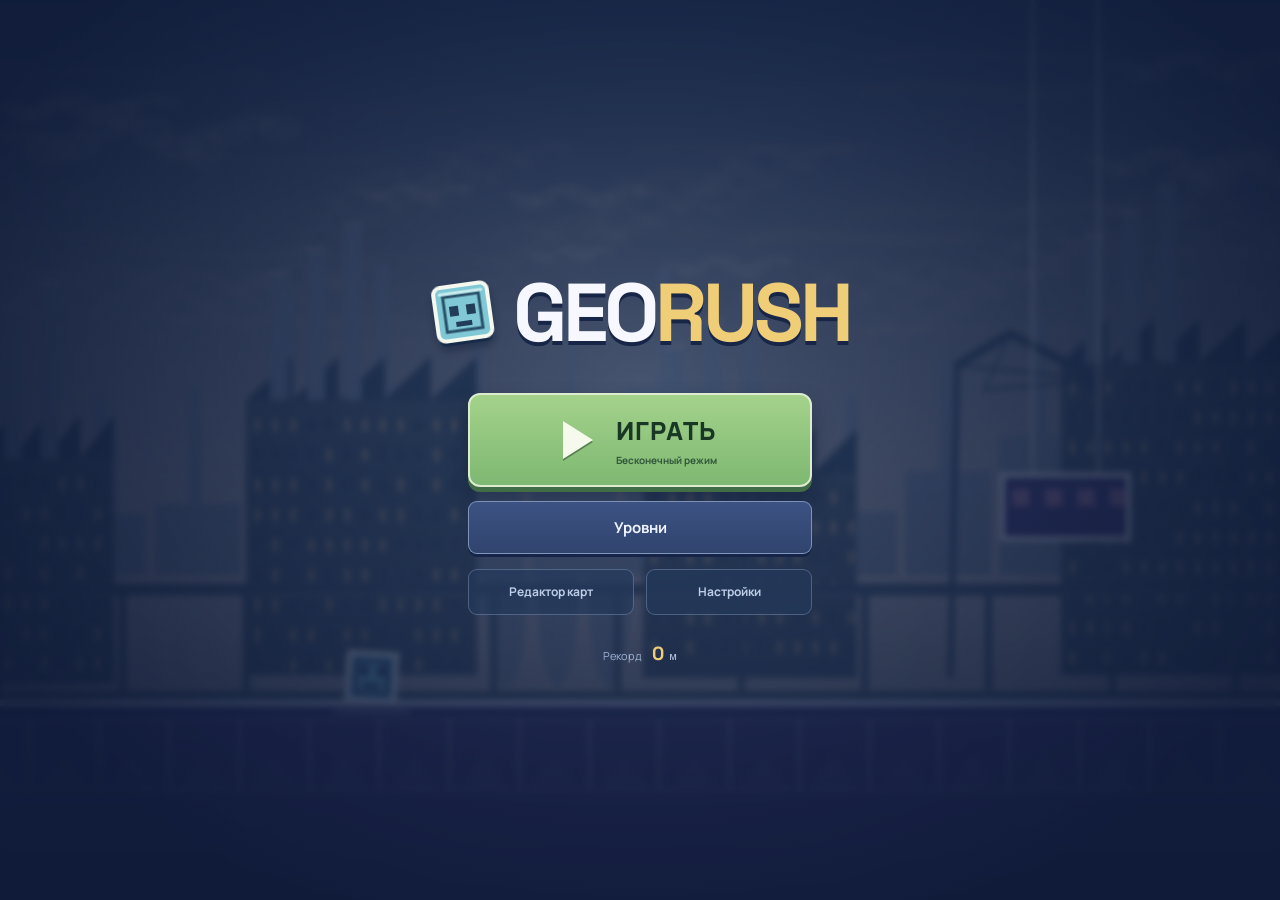
<file: index.html>
<!doctype html>
<html lang="ru">
<head>
  <meta charset="UTF-8" />
  <meta name="viewport" content="width=device-width, initial-scale=1.0" />
  <meta name="theme-color" content="#283b82" />
  <title>GeoRush</title>
  <link rel="icon" type="image/svg+xml" href="./logo.svg" />
  <link rel="stylesheet" href="./styles.css" />
</head>
<body>
  <main class="game-shell" id="gameShell">
    <canvas id="game" aria-label="Игровое поле GeoRush"></canvas>
    <div class="screen-shade" aria-hidden="true"></div>

    <section class="screen menu-screen" id="menuScreen" aria-label="Главное меню">
      <div class="menu-content">
        <div class="menu-brand"><span class="menu-logo" aria-hidden="true"><img src="./logo.svg" width="64" height="64" alt="" /></span><h1><span class="brand-geo">GEO</span><span class="brand-rush">RUSH</span></h1></div>
        <button class="menu-play" id="startButton" type="button" data-ui-sound="none"><span class="menu-play-icon" aria-hidden="true"></span><span class="menu-play-copy"><strong>ИГРАТЬ</strong><small>Бесконечный режим</small></span></button>
        <button class="menu-action" id="levelsButton" type="button">Уровни</button>
        <div class="menu-tools"><button class="menu-action" id="editorButton" type="button">Редактор карт</button><button class="menu-action" id="settingsButton" type="button">Настройки</button></div>
        <div class="menu-best"><span>Рекорд</span><strong id="menuBest">0 <small>м</small></strong></div>
      </div>
    </section>

    <section class="hud is-hidden" id="hud" aria-label="Информация о забеге">
      <div class="hud-left"><div class="hud-stats"><div class="hud-record" id="hudRecord"><span class="hud-label">РЕКОРД</span><strong><span id="best">0000</span><small> М</small></strong></div><div class="hud-record"><span class="hud-label">ПРОЙДЕНО</span><strong><span id="currentDistance">0000</span><small> М</small></strong></div><div class="hud-record is-hidden" id="hudLevel"><span class="hud-label" id="levelName"></span><strong><span id="levelProgress">0</span><small> %</small></strong></div></div></div>
      <div class="hud-bottom"><span id="runStatus">ДЕРЖИ РИТМ</span><span>SPACE / ↑ / TAP</span></div>
    </section>

    <section class="screen levels-screen is-hidden" id="levelsScreen" aria-label="Официальные уровни GeoRush">
      <div class="levels-panel"><div class="levels-heading"><div><span class="modal-kicker">GEO RUSH</span><h2>Официальные уровни</h2><p>Выбери трассу или открой её в редакторе.</p></div><button class="icon-button" id="levelsCloseButton" type="button" aria-label="Вернуться в меню">×</button></div><div class="level-list" id="levelList"></div></div>
    </section>

    <section class="screen modal-screen is-hidden" id="settingsScreen" aria-label="Настройки">
      <div class="modal-card settings-card"><span class="modal-kicker">НАСТРОЙКИ</span><h2>Звук</h2><label class="setting-row"><span>Звуковые эффекты</span><input id="settingsSound" type="checkbox" checked></label><label class="setting-slider"><span>Громкость <b id="soundVolumeValue">100%</b></span><input id="soundVolumeSlider" type="range" min="0" max="100" value="100"></label><p>Звуки игры, меню и редактора.</p><button class="primary-button" id="settingsCloseButton" type="button"><span>ГОТОВО</span><span class="button-arrow">✓</span></button></div>
    </section>

    <section class="screen modal-screen is-hidden" id="pauseScreen" aria-label="Пауза">
      <div class="modal-card pause-card"><h2>ПАУЗА</h2><button class="primary-button" id="resumeButton" type="button"><span>ПРОДОЛЖИТЬ</span><span class="button-arrow">▶</span></button><button class="text-button" id="pauseEditorButton" type="button">РЕДАКТОР КАРТ</button><button class="text-button" id="pauseMenuButton" type="button">В ГЛАВНОЕ МЕНЮ</button></div>
    </section>

    <section class="screen modal-screen is-hidden" id="gameOverScreen" aria-label="Конец забега">
      <div class="modal-card"><span class="modal-kicker" id="overKicker">ЗАБЕГ ЗАВЕРШЁН</span><h2><span id="finalDistance">0000</span> <small>М</small><br><em id="overQuestion">Ещё один раз?</em></h2><p id="finalRecord" class="record-notice is-hidden">НОВЫЙ РЕКОРД</p><div class="result-row"><span>КРИСТАЛЛЫ <b id="finalCrystals">0</b></span><span><span id="finalBestLabel">РЕКОРД</span> <b id="finalBest">0000 М</b></span></div><button class="primary-button" id="restartButton" type="button"><span id="restartLabel">НОВЫЙ ЗАБЕГ</span><span class="button-arrow">↗</span></button><button class="text-button" id="overMenuButton" type="button">В ГЛАВНОЕ МЕНЮ</button></div>
    </section>
    <section class="editor-screen is-hidden" id="editorScreen" aria-label="Редактор карт">
      <iframe id="editorFrame" title="Редактор карт GeoRush" src="./editor.html?embedded=1"></iframe>
    </section>
  </main>
  <script src="./background-art.js"></script>
  <script src="./backgrounds.js"></script>
  <script src="./map-format.js"></script>
  <script src="./map-geometry.js"></script>
  <script src="./official-levels.js"></script>
  <script src="./audio.js"></script>
  <script src="./game.js"></script>
</body>
</html>
</file>
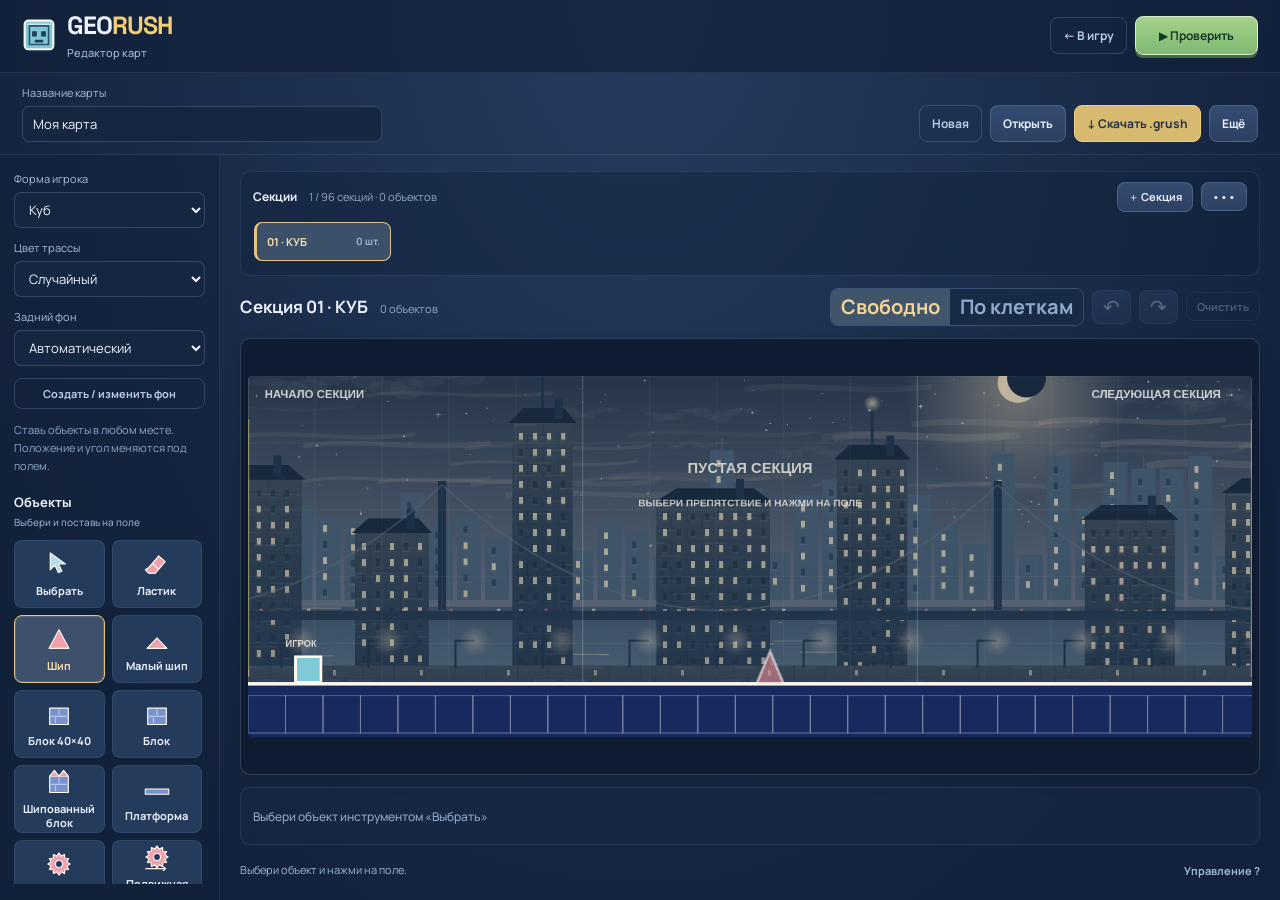
<file: editor.html>
<!doctype html>
<html lang="ru">
<head>
  <meta charset="UTF-8" />
  <meta name="viewport" content="width=device-width, initial-scale=1.0" />
  <meta name="theme-color" content="#172744" />
  <title>Редактор карт — GeoRush</title>
  <link rel="icon" type="image/svg+xml" href="./logo.svg" />
  <link rel="stylesheet" href="./editor.css" />
</head>
<body>
  <div class="editor-shell">
    <header class="editor-header">
      <div class="editor-brand"><img class="editor-logo" src="./logo.svg" width="34" height="34" alt="" /><span>GEO<b>RUSH</b><small>Редактор карт</small></span></div>
      <div class="header-actions"><button id="backButton" class="quiet-button" type="button">← В игру</button><button id="playButton" class="play-button" type="button" data-ui-sound="none">▶ Проверить</button></div>
    </header>
    <div class="editor-toolbar">
      <label class="name-field">Название карты<input id="mapName" maxlength="50" value="Моя карта" autocomplete="off" /></label>
      <div class="file-actions">
        <button id="newButton" class="quiet-button" type="button">Новая</button>
        <button id="importButton" type="button">Открыть</button>
        <button id="exportButton" class="download-button" type="button" title="Скачать карту · Ctrl+S">↓ Скачать .grush</button>
        <details class="dropdown file-menu"><summary aria-label="Дополнительные действия с картой">Ещё</summary><div class="dropdown-panel"><label>Готовые уровни<select id="officialLevel" aria-label="Открыть официальный уровень в редакторе"><option value="">Выбрать уровень…</option></select></label><button id="saveButton" type="button">Сохранить черновик</button><small>Изменения сохраняются автоматически.</small></div></details>
        <input id="importFile" type="file" accept=".grush,.json,application/json" hidden />
      </div>
    </div>
    <div class="editor-main">
      <aside class="editor-sidebar">
        <div class="section-controls"><label>Форма игрока<select id="sectionMode"><option value="cube">Куб</option><option value="wave">Пила</option><option value="spider">Паук</option></select></label><label>Цвет трассы<select id="sectionTheme"><option value="">Случайный</option><option value="0">Город</option><option value="1">Завод</option><option value="2">Зеркальный зал</option><option value="3">Крепость</option><option value="4">Пустота</option></select></label><label>Задний фон<select id="sectionBackground" aria-label="Задний фон секции"></select></label><button id="backgroundButton" class="quiet-button" type="button">Создать / изменить фон</button><p id="modeHint" class="mode-hint"></p></div>
        <div class="tools-heading">Объекты <small>Выбери и поставь на поле</small></div>
        <div id="toolList" class="tool-list"></div>
      </aside>
      <main class="editor-workspace">
        <div class="track-panel">
          <div class="track-heading"><div><strong>Секции</strong><span id="mapStats"></span></div><div class="section-actions"><button id="addSection" type="button">＋ Секция</button><details class="dropdown section-menu"><summary aria-label="Действия с выбранной секцией">•••</summary><div class="dropdown-panel"><button id="sectionLeft" type="button">← Переместить раньше</button><button id="sectionRight" type="button">Переместить позже →</button><button id="duplicateSection" type="button">Копировать секцию</button><button id="removeSection" class="danger" type="button">Удалить секцию</button></div></details></div></div>
          <div id="sectionList" class="section-list" aria-label="Секции карты"></div>
        </div>
        <div class="stage-title"><div><strong id="stageName">Секция 01 · Куб</strong><span id="stageCount">0 объектов</span></div><div class="stage-actions"><div class="placement-modes" role="group" aria-label="Режим размещения"><button id="modeFree" type="button" aria-pressed="true">Свободно</button><button id="modeGrid" type="button" aria-pressed="false">По клеткам</button></div><select id="snapGrid" aria-label="Размер клетки" hidden><option value="40">40 px</option><option value="20">20 px</option><option value="10">10 px</option></select><button id="undoButton" type="button" title="Отменить · Ctrl+Z" aria-label="Отменить">↶</button><button id="redoButton" type="button" title="Вернуть · Ctrl+Shift+Z" aria-label="Вернуть">↷</button><button id="clearButton" class="quiet-button" type="button">Очистить</button></div></div>
        <div class="stage-wrap"><canvas id="mapCanvas" width="1500" height="540" aria-label="Поле редактирования карты"></canvas></div>
        <div class="object-inspector" data-empty="true">
          <div class="object-heading"><small>Выбранный объект</small><strong id="objectName">Выбери объект на поле</strong></div>
          <div class="object-fields"><label>X<input id="objectX" type="number" min="-500" max="1500" step="1" disabled /></label><label id="objectYLabel">Y<input id="objectY" type="number" min="-500" max="720" step="1" disabled /></label><label>Угол<input id="objectRotation" type="number" step="1" disabled aria-label="Угол поворота в градусах" /><span>°</span></label></div>
          <div class="object-actions"><button id="rotateObject" type="button" disabled title="Повернуть на 90°. Для любого угла используй поле «Угол».">↻ 90°</button><details id="sizePanel" class="dropdown size-panel" hidden><summary>Размеры</summary><div id="sizeFields" class="dropdown-panel"></div></details><button id="duplicateObject" type="button" disabled title="Копировать · Ctrl+D">Копия</button><button id="deleteObject" class="danger" type="button" disabled title="Удалить · Delete">Удалить</button></div>
        </div>
        <div class="editor-footer"><div id="editorStatus" class="editor-status" role="status">Выбери объект и нажми на поле.</div><details class="dropdown help-menu"><summary>Управление ?</summary><div class="dropdown-panel"><p>Нажатие на поле — поставить объект.</p><p>«Выбрать» — перетаскивать объекты.</p><p>X / Y — точное положение, «Угол» — любой поворот.</p><p>Q / E — поворот на 15°; Shift — на 1°.</p><p>Стрелки — сдвиг; Shift — увеличенный шаг.</p><p>Delete / правая кнопка — удалить.</p><p>Ctrl+Z — отменить, Ctrl+Shift+Z — вернуть.</p><p>Ctrl+D — копия. Ctrl+S — скачать карту.</p></div></details></div>
      </main>
    </div>
  </div>
  <script src="./background-art.js"></script>
  <script src="./backgrounds.js"></script>
  <script src="./map-format.js"></script>
  <script src="./map-geometry.js"></script>
  <script src="./official-levels.js"></script>
  <script src="./audio.js"></script>
  <script src="./background-editor.js"></script>
  <script src="./editor.js"></script>
</body>
</html>
</file>
<file: styles.css>
@import url('https://fonts.googleapis.com/css2?family=Manrope:wght@500;600;700;800&family=Space+Grotesk:wght@500;600;700&display=swap');

:root{font-family:Manrope,Arial,sans-serif;color:#fff;background:#151c49;font-synthesis:none}
*{box-sizing:border-box}
html,body{width:100%;height:100%;margin:0}
body{overflow:hidden}
button{font:inherit}
.game-shell{position:relative;width:100%;height:100%;min-height:470px;overflow:hidden;isolation:isolate}
canvas{position:absolute;inset:0;width:100%;height:100%;display:block;touch-action:none}
.screen-shade{position:absolute;inset:0;z-index:1;pointer-events:none;background:linear-gradient(180deg,#0a123444,transparent 23%,transparent 77%,#080e2a66)}
.screen{position:absolute;inset:0;z-index:4}
.is-hidden{display:none!important}

.menu-screen{display:grid;place-items:center;padding:64px 20px 28px;background:radial-gradient(ellipse at 50% 42%,#233761a6,#0f1b39ed 80%);backdrop-filter:blur(3px);overflow:auto}
.menu-content{display:flex;align-items:stretch;flex-direction:column;gap:14px;width:min(344px,100%);text-align:center}
.menu-brand{display:flex;align-items:center;align-self:center;justify-content:center;gap:18px;margin-bottom:22px}
.menu-content h1{font:700 clamp(48px,9vw,82px)/1.05 'Space Grotesk',Arial,sans-serif;letter-spacing:-4px;margin:0;color:#f6f7ff;text-shadow:0 4px 0 #172547;white-space:nowrap;animation:wordmarkFloat 5s 1s ease-in-out infinite}
.brand-geo,.brand-rush{display:inline-block;animation:wordmarkEnter .7s cubic-bezier(.2,.8,.2,1) both}
.brand-rush{color:#f0cd77;animation-delay:.12s}
.menu-logo{display:block;flex:none;width:64px;height:64px;transform:rotate(-8deg);animation:logoHop 6s 1.2s ease-in-out infinite}
.menu-logo img{display:block;width:100%;height:100%;filter:drop-shadow(0 5px 4px #08153066);animation:logoEnter .65s cubic-bezier(.2,.8,.2,1) both}
@keyframes wordmarkEnter{from{opacity:0;transform:translateY(14px) scale(.96)}to{opacity:1;transform:translateY(0) scale(1)}}
@keyframes wordmarkFloat{0%,100%{transform:translateY(0)}50%{transform:translateY(-3px)}}
@keyframes logoEnter{from{opacity:0;transform:scale(.65)}to{opacity:1;transform:scale(1)}}
@keyframes logoHop{0%,74%{transform:translateY(0) rotate(-8deg)}80%{transform:translateY(-17px) rotate(172deg)}89%{transform:translateY(0) rotate(352deg)}94%{transform:translateY(1px) rotate(352deg) scale(1.04,.96)}100%{transform:translateY(0) rotate(352deg)}}
.menu-play{width:100%;min-height:94px;padding:16px 22px;display:flex;align-items:center;justify-content:center;gap:23px;border:2px solid #dcedcf;border-radius:12px;background:linear-gradient(#a4d28b,#7eb872);color:#193725;box-shadow:0 5px 0 #416d46,0 12px 22px #060f2b55;cursor:pointer;transition:background .15s,transform .15s,box-shadow .15s}
.menu-play-icon{width:0;height:0;border-top:19px solid transparent;border-bottom:19px solid transparent;border-left:30px solid #f6faed;filter:drop-shadow(0 2px 0 #548151)}
.menu-play-copy{display:flex;flex-direction:column;gap:5px;text-align:left}
.menu-play strong{font:800 25px Manrope,Arial,sans-serif;letter-spacing:1px}.menu-play small{font-size:10px;font-weight:700;color:#32583c}
.menu-play:hover{background:linear-gradient(#b3dfa0,#8ac47d);transform:translateY(-2px);box-shadow:0 7px 0 #416d46,0 14px 24px #060f2b55}.menu-play:active{transform:translateY(3px);box-shadow:0 2px 0 #416d46}
.menu-action{width:100%;min-height:53px;padding:12px 14px;border:1px solid #b0c2e29c;border-radius:9px;background:linear-gradient(#3c5282,#30446e);color:#eef3ff;box-shadow:0 3px 0 #152447;cursor:pointer;font-size:15px;font-weight:700;transition:background .15s,transform .15s,box-shadow .15s}
.menu-action:hover{background:linear-gradient(#4b6396,#3b527f);transform:translateY(-1px);box-shadow:0 4px 0 #152447}.menu-action:active{transform:translateY(2px);box-shadow:0 1px 0 #152447}
.menu-tools{display:grid;grid-template-columns:1fr 1fr;gap:12px;margin-top:1px}
.menu-tools .menu-action{min-height:46px;border-color:#91a8ce61;background:#25395caa;box-shadow:none;font-size:12px;padding:10px 8px;color:#bdcde7}
.menu-tools .menu-action:hover{background:#344d76;color:#eff4ff}
.menu-best{display:flex;align-items:baseline;justify-content:center;gap:10px;margin-top:12px;color:#9eb3d4;font-size:11px}
.menu-best strong{color:#f0cd77;font:700 19px 'Space Grotesk',Arial,sans-serif}.menu-best small{font-size:11px;font-weight:500;color:#b6c7e0}
.menu-play:focus-visible,.menu-action:focus-visible,.primary-button:focus-visible,.text-button:focus-visible,.icon-button:focus-visible{outline:3px solid #efcd78;outline-offset:4px}

.hud{position:absolute;z-index:3;inset:22px 0 auto;padding:0 clamp(20px,3vw,54px);pointer-events:none}
.hud-left{display:flex;align-items:flex-start;gap:22px}
.hud-stats{display:flex;align-items:flex-start;gap:24px}
.hud-record{display:flex;flex-direction:column;align-items:flex-start;gap:4px}
.hud-label{color:#e0e8ff;font-size:10px;letter-spacing:2px;font-weight:800;text-shadow:0 2px 3px #18214f}
.hud strong{font:700 36px 'Space Grotesk',Arial,sans-serif;text-shadow:0 3px 0 #182659}
.hud strong small{color:#fbd56f;font:800 12px Manrope,Arial,sans-serif}
.icon-button{pointer-events:auto;width:37px;height:37px;border:2px solid #fff;border-radius:6px;background:#5468ae;color:#fff;font-size:20px;cursor:pointer;box-shadow:0 4px 0 #25356f}
.icon-button:hover{background:#7384c9}
.hud-bottom{position:fixed;bottom:25px;left:clamp(20px,3vw,54px);right:clamp(20px,3vw,54px);display:flex;justify-content:space-between;color:#f2f4ff;font-size:10px;font-weight:800;letter-spacing:2px;text-shadow:0 2px 4px #17234b}
.hud-bottom span:first-child:before{content:'◆';color:#fbd56f;margin-right:9px}

.modal-screen{display:grid;place-items:center;background:#0d1643a6;backdrop-filter:blur(5px);z-index:5}
.modal-card{width:min(470px,calc(100% - 36px));padding:38px 42px 31px;border:4px solid #fff;border-radius:15px;background:#273b7b;box-shadow:0 9px 0 #17285d,0 19px 35px #08102b7c;text-align:center}
.modal-kicker{color:#fbd56f;font-size:10px;font-weight:800;letter-spacing:3px}
.modal-card h2{font:700 clamp(40px,5vw,60px)/.98 'Space Grotesk',Arial,sans-serif;letter-spacing:-2.5px;margin:15px 0;text-shadow:0 4px 0 #18275f}
.modal-card h2 em{color:#fbd56f;font-style:normal}
.modal-card h2 small{font-size:21px;color:#fbd56f}
.pause-card h2{margin:0 0 25px}
.modal-card p{color:#e2e9ff;font-size:12px;line-height:1.5;margin:0 0 18px}
.record-notice{margin:-4px 0 14px!important;color:#fbd56f!important;font-size:10px!important;font-weight:800;letter-spacing:2px}
.primary-button{width:100%;height:54px;margin-top:17px;padding:0 17px 0 22px;display:flex;align-items:center;justify-content:space-between;border:3px solid #fff;border-radius:7px;background:#8ac77b;color:#162e31;box-shadow:0 5px 0 #457548;cursor:pointer;font-size:12px;font-weight:800;letter-spacing:1.5px;transition:transform .14s,box-shadow .14s}
.primary-button:hover{transform:translateY(-3px);box-shadow:0 8px 0 #457548}
.button-arrow{font:700 22px 'Space Grotesk',Arial,sans-serif}
.text-button{display:block;margin:20px auto 0;background:none;border:0;color:#e4e9fb;font-size:10px;font-weight:800;letter-spacing:2px;cursor:pointer}
.text-button:hover{color:#fbd56f}
.editor-screen{position:absolute;inset:0;z-index:10;background:#151c49}
.editor-screen iframe{display:block;width:100%;height:100%;border:0}
.result-row{display:flex;justify-content:space-between;gap:8px;padding:13px 0;border-top:2px solid #ffffff4a;border-bottom:2px solid #ffffff4a;color:#d5dffc;font-size:10px;font-weight:800;letter-spacing:1px}
.result-row span:last-child{min-width:0;max-width:58%;overflow:hidden;text-overflow:ellipsis;white-space:nowrap}
.result-row b{color:#fbd56f;margin-left:5px}
.settings-card h2{font-size:clamp(32px,4vw,47px)}
.setting-row,.setting-slider{display:flex;align-items:center;justify-content:space-between;gap:16px;padding:14px 0;border-top:1px solid #ffffff55;text-align:left;font-size:12px;font-weight:800}
.setting-row input{width:23px;height:23px;accent-color:#8ac77b;cursor:pointer}
.setting-slider{flex-direction:column;align-items:stretch;gap:13px}
.setting-slider span{display:flex;justify-content:space-between}
.setting-slider b{color:#fbd56f}
.setting-slider input{width:100%;accent-color:#8ac77b;cursor:pointer}
.setting-row input:focus-visible,.setting-slider input:focus-visible{outline:3px solid #fbd56f;outline-offset:4px}

@media(max-width:700px){.hud{top:17px;padding:0 17px}.hud-left{gap:14px}.hud-stats{gap:13px}.hud strong{font-size:25px}.hud-label{font-size:8px}.icon-button{width:34px;height:34px}.hud-bottom{left:17px;right:17px;font-size:8px}.modal-card{padding:30px 24px}}

.levels-screen{z-index:7;display:grid;place-items:center;padding:88px 24px 28px;background:#101a40e8;backdrop-filter:blur(5px)}
.levels-panel{width:min(920px,100%);max-height:100%;overflow:auto;padding:24px;border:3px solid #d8e4ff;border-radius:14px;background:linear-gradient(135deg,#2c407c,#1b2a58);box-shadow:0 8px 0 #101b42;scrollbar-width:thin;scrollbar-color:#899fcc #25366d}
.levels-heading{display:flex;justify-content:space-between;align-items:flex-start;gap:12px;margin-bottom:20px}.levels-heading h2{margin:6px 0 8px;font:700 clamp(22px,3vw,34px) 'Space Grotesk',Arial,sans-serif}.levels-heading p{margin:0;color:#bbcfed;font-size:12px}.levels-heading .icon-button{flex:none}
.level-list{display:flex;flex-direction:column;gap:12px}.official-level{display:flex;align-items:center;gap:20px;padding:17px;background:#14234fe8;border:1px solid #90a6cf50;border-left:5px solid var(--level-color);border-radius:9px}.level-number{display:grid;place-items:center;flex:none;width:58px;height:58px;border:2px solid var(--level-color);border-radius:10px;color:var(--level-color);font:700 28px 'Space Grotesk',Arial,sans-serif;background:#ffffff07}.level-copy{flex:1;min-width:0}.level-copy small{color:var(--level-color);font-size:9px;font-weight:800;letter-spacing:1px}.level-copy h3{margin:6px 0;font:700 23px 'Space Grotesk',Arial,sans-serif}.level-copy p{margin:0;color:#bbcfed;font-size:11px;line-height:1.5}.level-actions{display:flex;flex-direction:column;gap:8px;flex:none}.level-actions button{padding:9px 14px;border:1px solid #b6c9ec;border-radius:5px;font-size:9px;font-weight:800;letter-spacing:.6px;cursor:pointer}.level-play{background:#89c97b;color:#172d32}.level-edit{background:#344b81;color:#dbe7fd}.level-actions button:hover{filter:brightness(1.15)}
#levelName{max-width:230px;white-space:nowrap;overflow:hidden;text-overflow:ellipsis}
@media(max-height:700px){.levels-panel{padding:18px}.levels-heading{margin-bottom:14px}.official-level{padding:12px}.level-number{width:48px;height:48px}.level-copy h3{font-size:20px}}
@media(max-width:700px){.levels-screen{padding:78px 12px 20px}.levels-panel{padding:16px}.official-level{gap:12px;padding:12px;flex-wrap:wrap}.level-number{width:45px;height:45px;font-size:22px}.level-copy{flex:1}.level-copy h3{font-size:20px}.level-actions{width:100%;flex-direction:row;padding-left:57px}.level-actions button{flex:1;padding:8px 6px}.levels-heading p{font-size:10px}.hud-stats{gap:12px}#levelName{max-width:145px;letter-spacing:1px}}


@media(max-width:600px){.menu-content{width:min(320px,100%)}.menu-brand{gap:12px}.menu-logo{width:46px;height:46px}.menu-content h1{font-size:clamp(40px,11.6vw,58px);letter-spacing:-2px}.menu-play{min-height:86px}}
@media(max-height:520px){.menu-screen{padding-top:36px;padding-bottom:20px}.menu-content{gap:11px}.menu-brand{margin-bottom:13px;gap:13px}.menu-logo{width:44px;height:44px}.menu-content h1{font-size:48px}.menu-play{min-height:74px;padding:12px 20px}.menu-play strong{font-size:22px}.menu-play-icon{border-top-width:16px;border-bottom-width:16px;border-left-width:26px}.menu-action{min-height:43px}.menu-tools .menu-action{min-height:40px}.menu-best{margin-top:7px}}
@media(prefers-reduced-motion:reduce){.menu-play,.menu-action{transition:none}.menu-content h1,.brand-geo,.brand-rush,.menu-logo,.menu-logo img{animation:none}}
</file>
<file: editor.css>
@import url('https://fonts.googleapis.com/css2?family=Manrope:wght@500;600;700;800&family=Space+Grotesk:wght@500;600;700&display=swap');
:root{font-family:Manrope,Arial,sans-serif;color:#eef3ff;background:#101c32;font-synthesis:none;color-scheme:dark}
*{box-sizing:border-box}[hidden]{display:none!important}html,body{width:100%;height:100%;margin:0}button,input,select,summary{font:inherit}
button,summary{cursor:pointer;border:1px solid #8097bd57;border-radius:8px;background:linear-gradient(#344b71,#2c4062);color:#eaf0fc;font-size:12px;font-weight:700;padding:9px 12px;transition:background .15s,transform .15s,border-color .15s}
button:hover:not(:disabled),summary:hover{background:#405b83;border-color:#b0c4df99}button:active:not(:disabled){transform:translateY(1px)}button:disabled{opacity:.32;cursor:default}
button:focus-visible,input:focus-visible,select:focus-visible,summary:focus-visible{outline:2px solid #f0cd77;outline-offset:3px}
input,select{height:36px;padding:0 10px;border:1px solid #7891b54f;border-radius:7px;background:#152640;color:#eef3ff;font-size:13px;min-width:0;width:100%}
.editor-shell{height:100dvh;display:flex;flex-direction:column;background:radial-gradient(ellipse at 50% 0,#263c60,#13223c 80%)}
.editor-header{flex:none;min-height:70px;display:flex;align-items:center;justify-content:space-between;gap:16px;padding:12px 22px;border-bottom:1px solid #ffffff12;background:#122039b3}
.editor-brand{display:flex;align-items:center;gap:11px;font:700 25px/1.1 'Space Grotesk',Arial,sans-serif;letter-spacing:-1px}.editor-brand b{color:#f0cd77}.editor-brand small{display:block;margin-top:5px;font:500 11px Manrope,Arial,sans-serif;letter-spacing:0;color:#a3b8d7}.editor-logo{display:block;width:34px;height:34px}
.header-actions,.file-actions,.stage-actions,.section-actions,.object-actions{display:flex;align-items:center;gap:8px}.quiet-button{background:transparent;border-color:#91a8ce40;color:#b9cbe4}
.play-button{padding:10px 23px;background:linear-gradient(#a4d28b,#7eb872);border-color:#dcedcf;color:#193725;box-shadow:0 3px 0 #416d46}.play-button:hover:not(:disabled){background:linear-gradient(#b3dfa0,#8ac47d);border-color:#e4f4d7}
.download-button{background:#d7b970;color:#223047;border-color:#f0cd77}.download-button:hover:not(:disabled){background:#e8cd8b;border-color:#f4dfab}.danger{color:#e7aeb8}
.editor-toolbar{flex:none;display:flex;align-items:end;gap:18px;justify-content:space-between;padding:12px 22px;border-bottom:1px solid #ffffff12}.name-field{display:flex;flex-direction:column;gap:6px;width:min(360px,40%);font-size:11px;color:#a8bddb}.file-actions{flex:none}.file-actions button{white-space:nowrap}
.dropdown{position:relative;flex:none}.dropdown summary{list-style:none;white-space:nowrap}.dropdown summary::-webkit-details-marker{display:none}.dropdown[open]>summary{border-color:#e3c57f;color:#f0cd77}.dropdown-panel{position:absolute;z-index:10;right:0;top:calc(100% + 8px);width:250px;padding:14px;background:#1c2e4b;border:1px solid #6e85a876;border-radius:10px;box-shadow:0 12px 35px #050e2477;display:flex;flex-direction:column;gap:10px}.dropdown-panel label{font-size:12px;color:#c4d3e9;display:flex;flex-direction:column;gap:8px}.dropdown-panel small{font-size:11px;line-height:1.5;color:#91a9cb}.dropdown-panel button{text-align:left}.dropdown-panel p{margin:0;font-size:12px;line-height:1.6;color:#c4d3e9}
.editor-main{flex:1;min-height:0;display:grid;grid-template-columns:220px minmax(0,1fr)}.editor-sidebar{min-height:0;min-width:0;padding:16px 14px;display:grid;grid-template-rows:auto auto minmax(0,1fr);border-right:1px solid #ffffff12;background:#12203980}
.section-controls{display:grid;gap:12px}.section-controls label{display:flex;flex-direction:column;gap:6px;font-size:11px;color:#a8bddb}.mode-hint{margin:0;font-size:11px;line-height:1.65;color:#8fa6c8}.tools-heading{padding:18px 0 9px;font-size:13px;font-weight:700}.tools-heading small{display:block;margin-top:4px;color:#8fa6c8;font-size:10px;font-weight:500}
.tool-list{display:grid;grid-template-columns:1fr 1fr;align-content:start;min-height:0;overflow:auto;gap:7px;padding:2px 3px 6px 0}.tool-list button{display:flex;flex-direction:column;align-items:center;justify-content:center;gap:6px;min-height:68px;padding:8px 4px;font-size:11px;line-height:1.3;background:#253b5b;border-color:#6f89b12e}.tool-list button svg{width:28px;height:28px;flex:none}.tool-list button.active{background:#3e506b;border-color:#e3c57f;color:#f7dfab;box-shadow:inset 0 0 0 1px #e3c57f30}
.editor-workspace{min-width:0;min-height:0;display:grid;grid-template-rows:auto auto minmax(0,1fr) auto auto;gap:12px;padding:16px 20px;overflow:visible}.track-panel{min-width:0;padding:10px 12px;border:1px solid #8098c627;border-radius:10px;background:#11213a66}.track-heading{display:flex;align-items:center;justify-content:space-between;gap:8px;margin-bottom:9px}.track-heading>div:first-child{display:flex;align-items:center;gap:12px}.track-heading strong{font-size:12px}.track-heading span{font-size:11px;color:#8fa6c8}.section-actions button,.section-actions summary{padding:6px 10px;font-size:11px}.section-menu .dropdown-panel{gap:6px}.section-menu .dropdown-panel button{padding:10px}
.section-list{display:flex;gap:7px;min-width:0;overflow:auto;padding:1px 1px 4px;scrollbar-width:thin;scrollbar-color:#536e97 #172844}.section-item{flex:none;display:flex;align-items:center;justify-content:space-between;gap:15px;min-width:137px;min-height:39px;padding:8px 10px;font-size:11px;background:#243b5a;border-left:3px solid #8498c0}.section-item[data-mode=wave]{border-left-color:#ba9cc9}.section-item[data-mode=spider]{border-left-color:#82b5aa}.section-item.active{background:#3d506a;border-color:#e3c57f;color:#f7dfab}.section-item small{font-size:10px;color:#9db3d3;white-space:nowrap}
.tool-list{scrollbar-width:thin;scrollbar-color:#536e97 #172844}.stage-title{display:flex;align-items:center;justify-content:space-between;gap:10px}.stage-title>div:first-child{display:flex;align-items:baseline;gap:12px}.stage-title strong{font-size:17px;font-weight:700}.stage-title span{color:#92aaca;font-size:11px}.stage-actions button{padding:6px 10px;font-size:11px}.stage-actions button:nth-child(-n+2){font-size:20px;line-height:20px}
.stage-wrap{display:grid;place-items:center;min-height:0;width:100%;height:100%;padding:7px;border:1px solid #819bb748;border-radius:10px;background:#101c32;overflow:hidden;box-shadow:0 6px 16px #09152b30}#mapCanvas{display:block;max-width:100%;max-height:100%;touch-action:none;cursor:crosshair;border-radius:4px}
.object-inspector{min-width:0;display:flex;align-items:center;gap:14px;min-height:58px;padding:10px 12px;border:1px solid #8098c627;border-radius:9px;background:#16294399}.object-heading{display:flex;flex-direction:column;gap:5px;flex:1;min-width:90px}.object-heading small{font-size:10px;color:#8fa6c8}.object-heading strong{font-size:12px}.object-fields{display:flex;gap:9px}.object-fields label{display:flex;align-items:center;gap:5px;font-size:11px;color:#a8bddb}.object-fields input{width:64px;height:32px;font-size:12px}.object-fields select{width:95px;height:32px;font-size:12px}.object-actions button,.object-actions summary{padding:8px 9px;font-size:11px}.object-inspector[data-empty=true] .object-fields,.object-inspector[data-empty=true] .object-actions{display:none}.object-inspector[data-empty=true] .object-heading small{display:none}.object-inspector[data-empty=true] .object-heading strong{color:#8fa6c8;font-weight:500}.size-panel .dropdown-panel{top:auto;bottom:calc(100% + 10px);width:235px}.size-panel label{flex-direction:row;justify-content:space-between;align-items:center;font-size:11px}.size-panel input{width:70px;height:32px}
.editor-footer{display:flex;align-items:center;justify-content:space-between;gap:15px;min-height:27px}.editor-status{color:#9eb7d5;font-size:11px;line-height:1.5}.help-menu summary{font-size:11px;border:0;padding:4px 0;background:transparent;color:#9eb7d5}.help-menu .dropdown-panel{top:auto;bottom:calc(100% + 12px);width:300px}
@media(min-width:701px) and (max-width:1100px){.editor-main{grid-template-columns:190px minmax(0,1fr)}.editor-sidebar{padding:12px 10px}.editor-workspace{padding:12px;gap:9px}.track-heading>div:first-child{flex-direction:column;align-items:flex-start;gap:3px}.stage-title>div:first-child{flex-direction:column;gap:3px}.stage-title strong{font-size:15px}.object-inspector{gap:8px;flex-wrap:wrap}.object-heading{min-width:100px}.object-actions{margin-left:auto}.editor-header,.editor-toolbar{padding-left:16px;padding-right:16px}.tool-list button{min-height:63px;font-size:10px}.tools-heading{padding-top:12px}.section-controls{gap:8px}.mode-hint{font-size:10px}}
@media(max-width:700px){.editor-header{min-height:62px;padding:10px 12px;gap:8px}.editor-brand{font-size:20px;gap:8px}.editor-brand small{font-size:10px}.editor-logo{width:29px;height:29px}.header-actions{gap:6px}.header-actions button{padding:9px 11px;font-size:11px}.editor-toolbar{padding:10px 12px;flex-wrap:wrap;gap:9px}.name-field{width:100%;gap:5px}.file-actions{width:100%;display:flex;gap:6px}.file-actions>button{flex:1;padding:9px 7px;font-size:11px}.file-actions summary{font-size:11px;padding:9px}.editor-main{display:flex;flex-direction:column;overflow:auto}.editor-sidebar{flex:none;display:flex;flex-direction:column;width:100%;padding:12px;border-right:0;border-bottom:1px solid #ffffff12}.section-controls{grid-template-columns:1fr 1fr;gap:9px}.mode-hint{grid-column:1/-1;font-size:10px}.tools-heading{padding-top:10px;display:flex;justify-content:space-between;align-items:center;font-size:12px}.tools-heading small{margin:0}.tool-list{display:flex;flex:none;overflow:auto;padding-bottom:5px}.tool-list button{flex:none;min-width:90px;min-height:62px;font-size:10px}.tool-list button svg{width:25px;height:25px}.editor-workspace{flex:none;display:flex;flex-direction:column;padding:12px;gap:10px}.track-heading>div:first-child{flex-direction:column;align-items:flex-start;gap:3px}.track-heading span{font-size:10px}.track-panel{padding:9px}.section-actions{gap:5px}.section-actions button,.section-actions summary{font-size:10px;padding:7px 8px}.stage-title>div:first-child{flex-direction:column;gap:3px}.stage-title strong{font-size:14px}.stage-title span{font-size:10px}.stage-actions{gap:5px}.stage-actions button{padding:6px 7px;font-size:10px}.stage-wrap{height:auto;aspect-ratio:1500/540;flex:none;padding:4px}.object-inspector{flex-wrap:wrap;gap:10px}.object-fields{margin-left:auto}.object-actions{width:100%;justify-content:flex-end}.editor-footer{align-items:flex-start;gap:12px}.editor-status{font-size:10px}.help-menu summary{font-size:10px}.dropdown-panel{max-width:calc(100vw - 28px)}.size-panel .dropdown-panel{right:0}.section-menu .dropdown-panel{width:235px}}
@media(prefers-reduced-motion:reduce){button,summary{transition:none}}
.stage-actions #snapGrid{width:110px;height:34px;font-size:11px;padding:0 7px}.stage-actions #undoButton,.stage-actions #redoButton{font-size:20px;line-height:20px}.object-fields input{width:60px}.object-fields label:last-child input{width:58px}.object-fields label:last-child{gap:4px}.object-actions #rotateObject{white-space:nowrap}
@media(max-width:700px){.stage-title{flex-wrap:wrap}.stage-actions{margin-left:auto}.stage-actions #snapGrid{width:105px}.object-fields{flex-wrap:wrap}.object-heading{min-width:100px}.object-actions{flex-wrap:wrap}}
.stage-title{flex-wrap:wrap}.stage-actions{flex-wrap:wrap;justify-content:flex-end}.placement-modes{display:flex;border:1px solid #8097bd57;border-radius:8px;overflow:hidden}.placement-modes button{border:0;border-radius:0;padding:8px 10px;font-size:11px;background:#172b47;color:#91a9cb;box-shadow:none}.placement-modes button[aria-pressed=true]{background:#40546c;color:#f0d395}.stage-actions #snapGrid{width:78px}.section-controls #backgroundButton{font-size:11px;padding:7px}.background-dialog{position:fixed;inset:0;z-index:100;display:grid;place-items:center;padding:20px;background:#071226c9;backdrop-filter:blur(5px)}.background-card{display:flex;flex-direction:column;width:min(1120px,100%);max-height:calc(100dvh - 40px);border:1px solid #8198b566;border-radius:15px;background:#192d48;box-shadow:0 25px 80px #03091899;overflow:hidden}.background-header{display:flex;align-items:center;justify-content:space-between;gap:15px;padding:18px 22px;border-bottom:1px solid #8098c627}.background-header small{color:#8fa8c9;font-size:10px;letter-spacing:1px}.background-header h2{margin:5px 0 0;font-size:23px}.background-header button{font-size:22px;padding:2px 12px;background:transparent}.background-body{display:grid;grid-template-columns:250px minmax(0,1fr);gap:20px;padding:20px;min-height:0;overflow:auto}.background-controls{display:flex;flex-direction:column;gap:14px;min-width:0}.background-controls label{display:flex;flex-direction:column;gap:6px;font-size:11px;color:#acc0da}.background-tabs{display:flex;gap:5px}.background-tabs button{flex:1}.background-tabs [aria-pressed=true]{border-color:#e3c57f;color:#f0d395;background:#3a4c63}.background-panel{display:flex;flex-direction:column;gap:12px}.background-colors{display:grid;grid-template-columns:1fr 1fr;gap:10px}.background-colors input[type=color]{width:100%;height:30px;padding:3px}.background-controls input[type=range]{height:20px;padding:0;border:0;background:transparent;accent-color:#9bca87}.background-checks{display:flex;flex-wrap:wrap;gap:10px}.background-checks label{flex-direction:row;align-items:center;gap:5px}.background-checks input{width:16px;height:16px;accent-color:#9bca87}.background-controls small{font-size:11px;color:#8fa8c9;line-height:1.6}.background-preview{min-width:0;display:flex;flex-direction:column;justify-content:center;gap:10px}.background-preview canvas{width:100%;height:auto;aspect-ratio:1500/720;background:#142039;border:1px solid #829bb555;border-radius:8px;touch-action:none}.background-preview p{margin:0;color:#9eb7d5;font-size:12px;line-height:1.6}.background-footer{display:flex;align-items:center;justify-content:flex-end;gap:12px;padding:15px 20px;border-top:1px solid #8098c627}.background-footer>span{margin-right:auto;font-size:11px;color:#8fa8c9}.background-paint-actions{display:flex;gap:7px}.background-paint-actions button{flex:1;font-size:11px;padding:8px}
@media(max-width:700px){.section-controls #backgroundButton{align-self:end}.stage-actions #snapGrid{width:76px}.placement-modes button{font-size:10px;padding:8px}.background-dialog{padding:10px}.background-card{max-height:calc(100dvh - 20px)}.background-header{padding:12px 15px}.background-header h2{font-size:19px}.background-body{display:flex;flex-direction:column;gap:15px;padding:15px}.background-preview{order:-1;flex:none}.background-controls{gap:11px}.background-panel{gap:10px}.background-colors{grid-template-columns:repeat(3,1fr)}.background-footer{padding:12px}.background-footer>span{display:none}.background-footer #bgDelete{margin-right:auto}.background-preview p{font-size:11px}}
</file>
